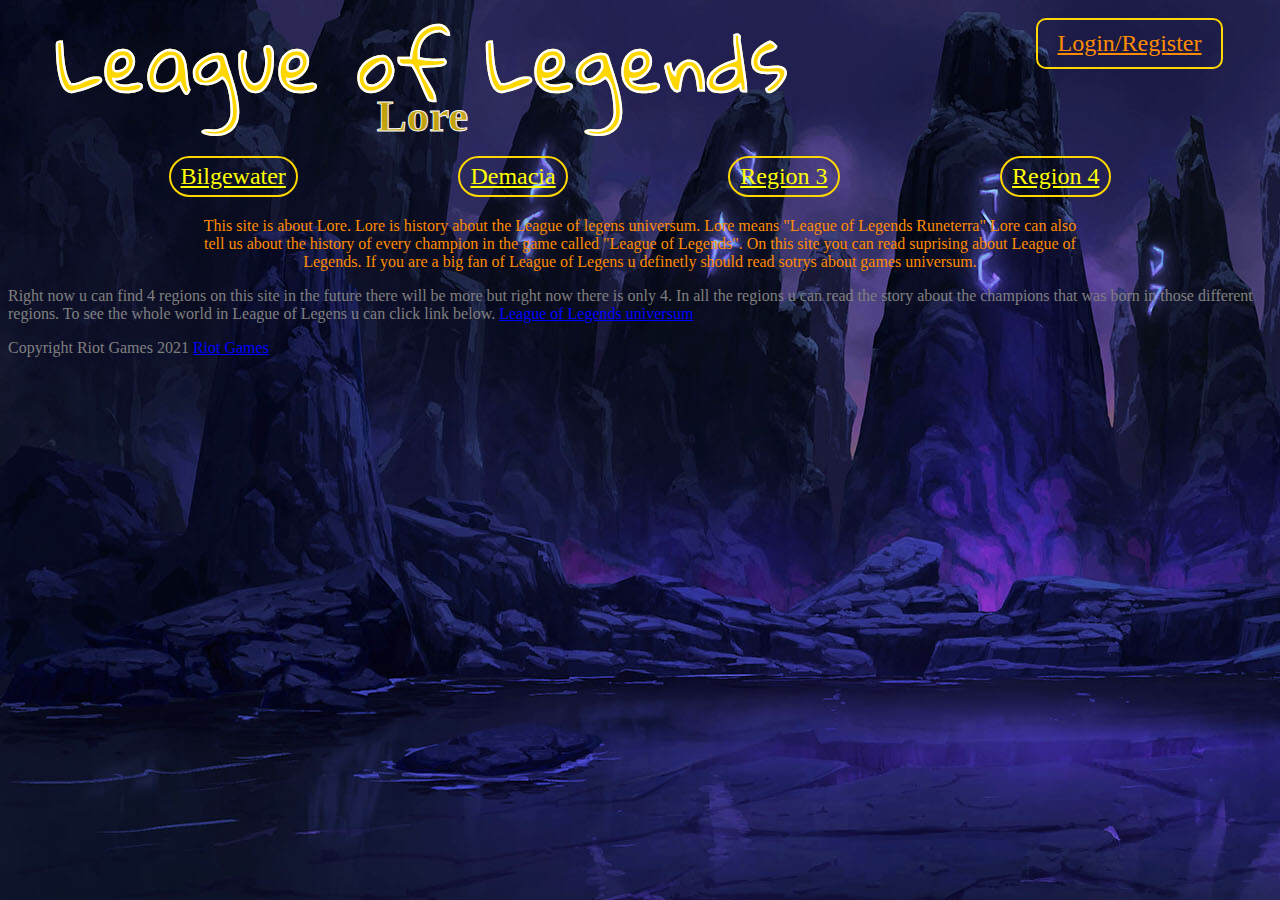
<file: index.html>
<!DOCTYPE html>
<html lang="en">
  <head>
    <meta charset="UTF-8" />
    <meta http-equiv="X-UA-Compatible" content="IE=edge" />
    <meta name="viewport" content="width=device-width, initial-scale=1.0" />
    <title>Document</title>
    <link rel="stylesheet" href="style.css" />
  </head>
  <body class="Main-site">
    <header>
      <div>
        <h1>League of Legends</h1>
        <h2>Lore</h2>
      </div>
      <a href="Register.html">Login/Register</a>
    </header>
    <nav>
      <a href="Bilgewater.html"> Bilgewater</a>
      <a href="Demacia.html"> Demacia</a>
      <a href="region3.html">Region 3</a>
      <a href="region4.html">Region 4</a>
    </nav>

    <main>
      <p class="Main-sitetext">
        This site is about Lore. Lore is history about the League of legens
        universum. Lore means "League of Legends Runeterra" 
        Lore can also tell us about the history of every champion in
        the game called "League of Legends". On this site you can read suprising about League of Legends.
        If you are a big fan of League of Legens u definetly should read sotrys about games universum.
      </p>
      <p class="Second-sitetext">
        Right now u can find 4 regions on this site in the future there will be more but right now there is only 4.
        In all the regions u can read the story about the champions that was born in those different regions. To see the 
        whole world in League of Legens u can click link below.
        <a class="link" href="https://map.leagueoflegends.com/">
        League of Legends universum
        </a>

      </p>
    </main>

    <footer>
      <p>
        Copyright Riot Games 2021
        <a class="link" href="https://universe.leagueoflegends.com/en_US/" >
          Riot Games </a>
      </p>
    </footer>
  </body>
</html>
</file>
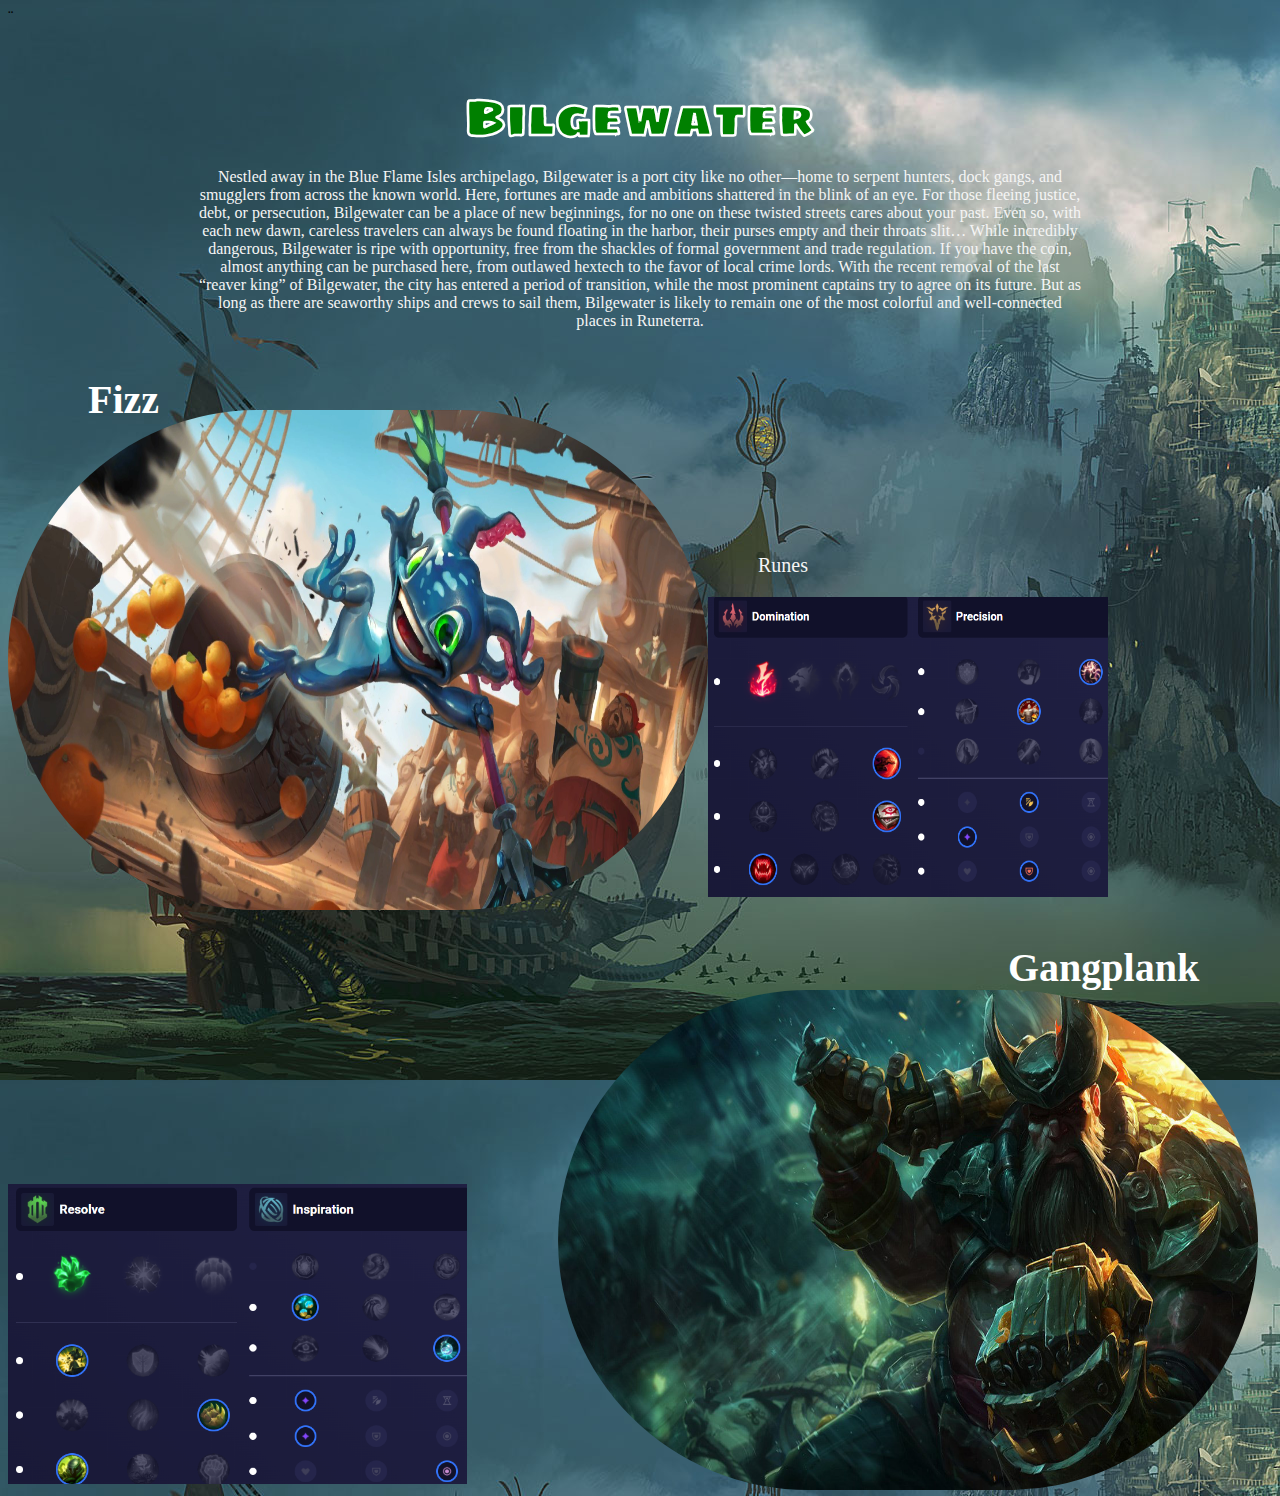
<file: Bilgewater.html>
<!DOCTYPE html>
<html lang="en">
  <head>
    <meta charset="UTF-8" />
    <meta http-equiv="X-UA-Compatible" content="IE=edge" />
    <meta name="viewport" content="width=device-width, initial-scale=1.0" />
    <title>Document</title>
    <link rel="stylesheet" href="style.css" />
  </head>
  <body class="Bilgewater">
    ¨
    <header>
      
        <h3>Bilgewater</h3>
      
    </header>

    <p class="Bilgewater-text">
      Nestled away in the Blue Flame Isles archipelago, Bilgewater is a port
      city like no other—home to serpent hunters, dock gangs, and smugglers from
      across the known world. Here, fortunes are made and ambitions shattered in
      the blink of an eye. For those fleeing justice, debt, or persecution,
      Bilgewater can be a place of new beginnings, for no one on these twisted
      streets cares about your past. Even so, with each new dawn, careless
      travelers can always be found floating in the harbor, their purses empty
      and their throats slit… While incredibly dangerous, Bilgewater is ripe
      with opportunity, free from the shackles of formal government and trade
      regulation. If you have the coin, almost anything can be purchased here,
      from outlawed hextech to the favor of local crime lords. With the recent
      removal of the last “reaver king” of Bilgewater, the city has entered a
      period of transition, while the most prominent captains try to agree on
      its future. But as long as there are seaworthy ships and crews to sail
      them, Bilgewater is likely to remain one of the most colorful and
      well-connected places in Runeterra.
    </p>

    <img  class="fizz2" 
    
    src="fizz2.jpg" alt="fizz2" style="width: 700px; height: 500px;">

    <p class="Runes"> Runes    </p>

    <img class="Fizz-runes"

    src="fizz runes.png" alt="Fizz-runes" style="width: 400px; height: 300px;">

    <h5>Fizz</h5>



    <img class="Gangplank"

    src="Gangplank.jpg" alt="Gangplank"  style="width: 700px; height: 500px;">

    <h6>Gangplank</h6>

    <img class="Gangplank-runes" src="Gangplank runes.png" alt="Gangplank-runes" 
    style="width: 400; height: 300px;">

    
    
  </body>
</html>
</file>
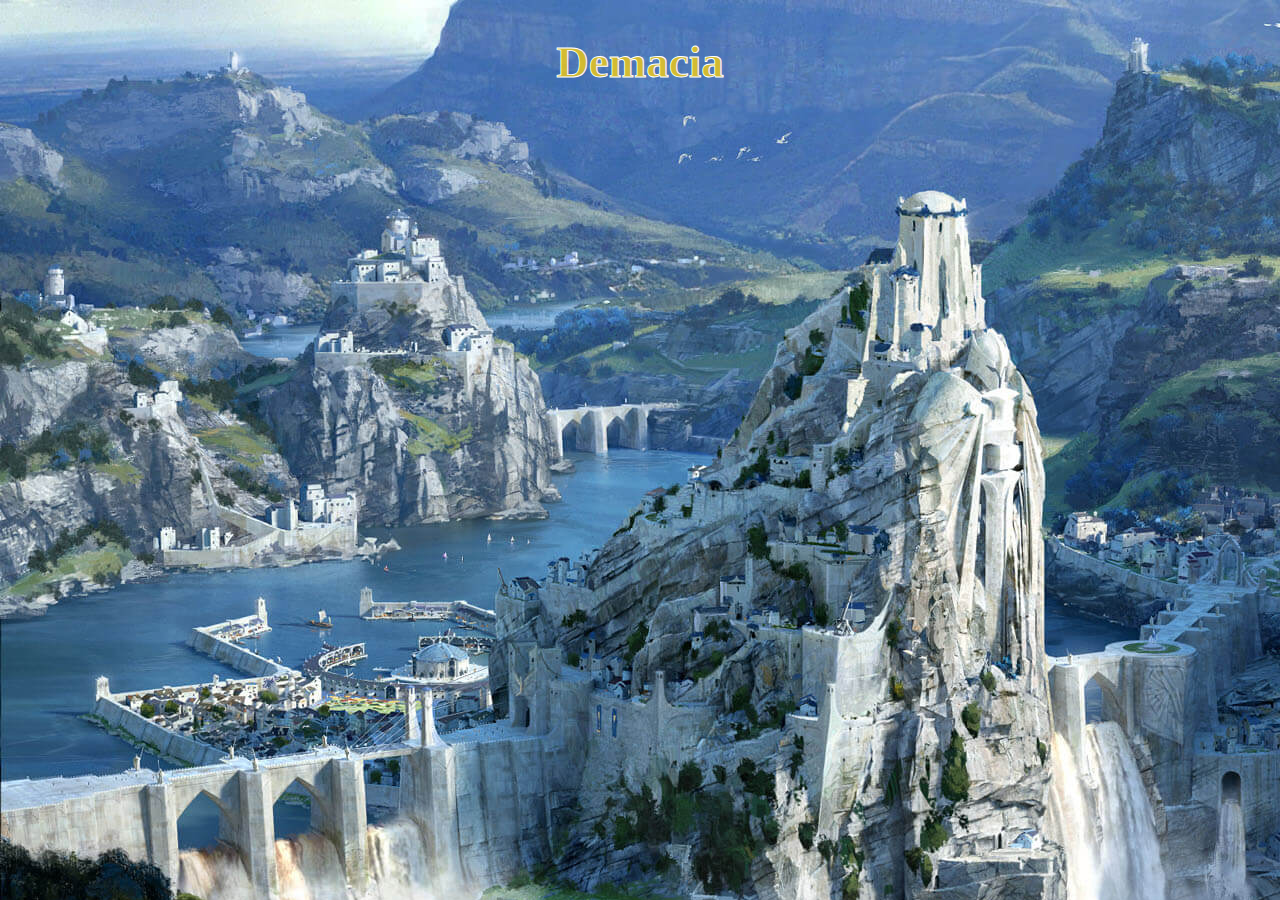
<file: Demacia.html>
<!DOCTYPE html>
<html lang="en">
  <head>
    <meta charset="UTF-8" />
    <meta http-equiv="X-UA-Compatible" content="IE=edge" />
    <meta name="viewport" content="width=device-width, initial-scale=1.0" />
    <title>Document</title>
    <link rel="stylesheet" href="style.css" />
  </head>
  <body class="Demacia">
    <h4>Demacia </h4>
  </body>
</html>
</file>
<file: style.css>
@import url("https://fonts.googleapis.com/css2?family=Festive&family=Gloria+Hallelujah&display=swap");
@import url("https://fonts.googleapis.com/css2?family=Sigmar+One&display=swap");

.Main-site {
  background-image: url("League of Legends.jpg");
  color: darkgoldenrod;
  align-items: center;
  justify-content: center;
}

.Bilgewater {
  background-image: url("bilgewater.jpg");
  color: black;
  -webkit-text-stroke-color: white;
  -webkit-text-stroke-width: 0,2.px;
}

.Demacia {
  background-image: url("Demacia.jpg");
}



header {
  color: rgb(255, 238, 0);
  font-size: 10px;
  stroke-width: 10px;
}

h1 {
  display: flex;
  color: gold;
  font-size: 75px;
  -webkit-text-stroke-color: white;
  -webkit-text-stroke-width: 0.1px;
  font-family: "Gloria Hallelujah", sans-serif;
  letter-spacing: 2px;
  align-items: center;
  justify-content: center;
  height: 5px;
}

h2 {
  display: flex;
  color: rgba(255, 210, 7, 0.76);
  font-size: 45px;
  -webkit-text-stroke-color: rgb(255, 255, 255);
  -webkit-text-stroke-width: 0.9px;
  align-items: center;
  justify-content: center;
  height: 5px;
}

h3 {
  color: green;
  font-size: 50px;
  -webkit-text-stroke-color: rgb(255, 255, 255);
  -webkit-text-stroke-width: 1px;
  font-family: "Sigmar One";
}

h4 {
  display: flex;
  color: rgba(255, 210, 7, 0.76);
  font-size: 45px;
  -webkit-text-stroke-color: rgb(255, 255, 255);
  -webkit-text-stroke-width: 0.9px;
  align-items: center;
  justify-content: center;
  height: 5px;
}

h5 {
  color: white;
  margin-top: -525px;
  margin-left: 80px;
  font-size: 40px;
}

h6 { 
  color: white;
  margin-top: -550px;
  margin-left: 1000px;
  font-size: 40px;
}

.link {
  color: blue;
}

.Login-text {
  display: flex;
  color: black;
  font-size: medium;
  align-items: center;
  justify-content: center;
}
 
.Login-site {
  background-color: black;
}

p {
  color: gray;
}
¨ a {
  color: gold;
  text-decoration: none;
}

.Main-sitetext {
  color: darkorange;
  width: 70%;
  margin: auto;
  text-align: center;
  margin-top: 20px;
}

nav {
  text-align: center;
}

header {
  display: flex;
  justify-content: space-around;
  align-items: flex-start;
}

header a {
  color: darkorange;
  display: block;
  font-size: 24px;
  border: 2px solid gold;
  padding: 10px 20px;
  border-radius: 10px;
  margin-top: 10px;
  margin-left: 150px;
}

header a:hover {
  color: gold;
  background-color: rgb(22, 11, 124);
}

nav {
  display: flex;
  justify-content: space-evenly;
}

nav a {
  display: block;
  color: yellow;
  font-size: 24px;
  border: 2px solid gold;
  padding: 5px 10px;
  border-radius: 50px; 
}

nav a:hover {
  color: aliceblue;
  background-color: black;
}

.Bilgewater-text {
  width: 70%;
  margin: auto;
  margin-top: -40px;
  text-align: center;
  color: whitesmoke;
  font-size: medium;
  -webkit-text-stroke-color:white;
  -webkit-text-stroke: 0px;
  
}

.fizz2 {
  border-radius: 900px;
  margin-top: 80px;
  
}

.Runes { 
  color: whitesmoke;
  margin-left: 750px;
  margin-top: -360px;
  font-size: 20px;
}

.Fizz-runes {
  margin-left: 700px;
  margin-top: 0px;
}

.Gangplank {
  border-radius: 900px;
  margin-left: 550px;
  margin-top: 500px;
}

.Gangplank-runes {
  margin-top: 100px;
}
</file>
